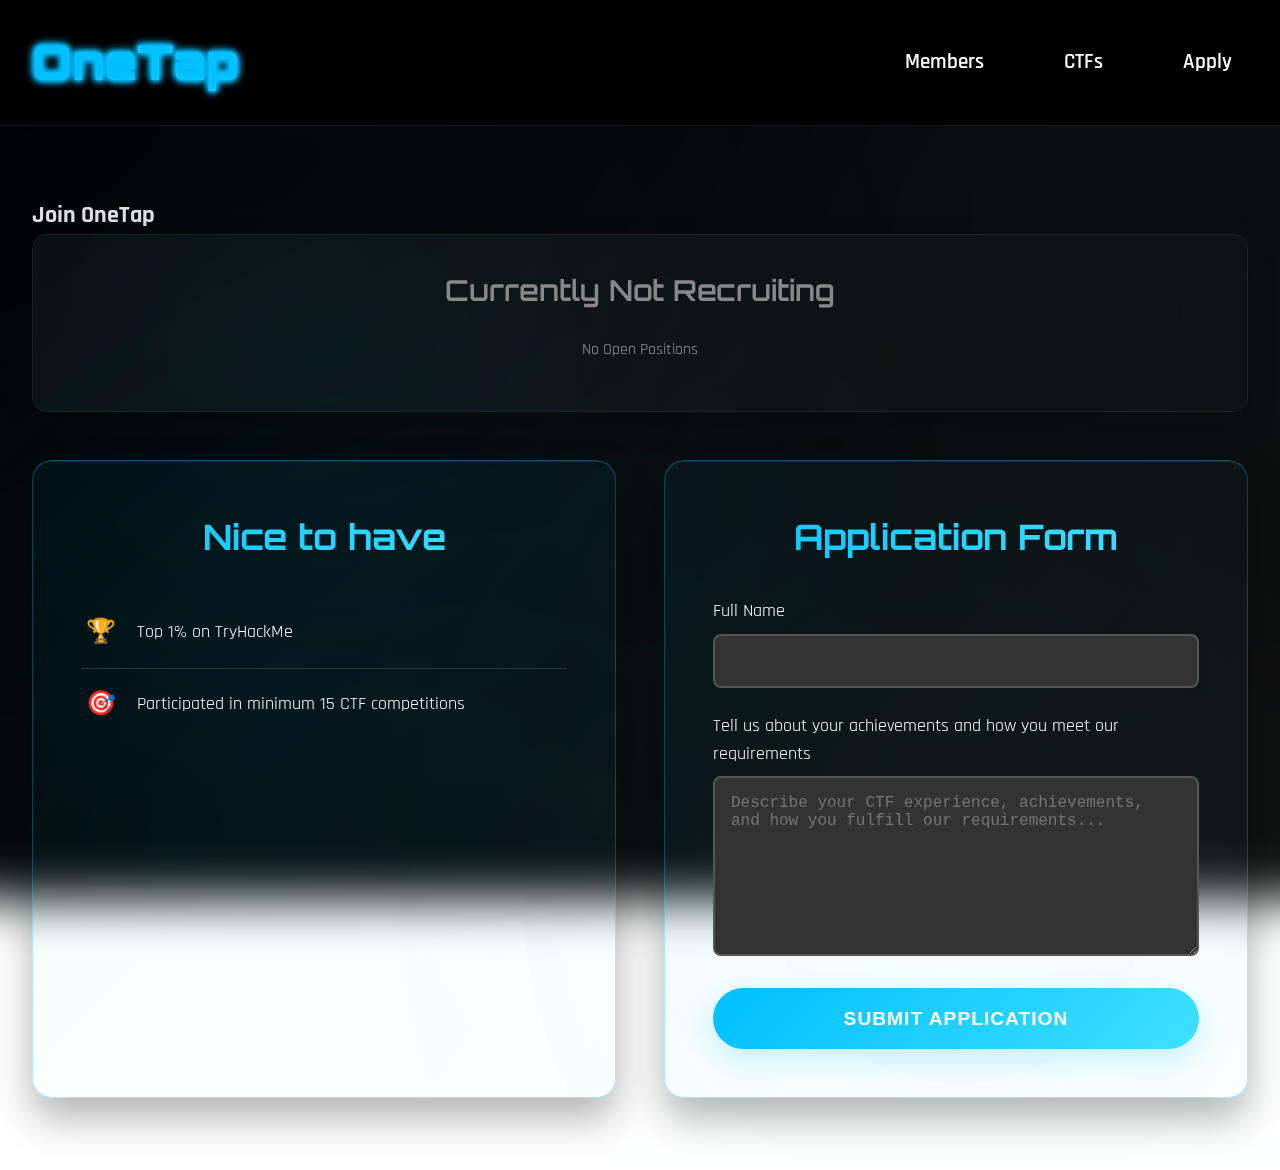
<file: apply.html>
<!DOCTYPE html>
<html lang="en">
<head>
    <meta charset="UTF-8">
    <meta name="viewport" content="width=device-width, initial-scale=1.0">
    <title>Apply - OneTap CTF Team</title>
    <link rel="stylesheet" href="styles.css">
    <link rel="stylesheet" href="apply.css">
</head>
<body>
    <nav class="navbar">
        <div class="nav-container">
            <h1 class="logo"><a href="index.html">OneTap</a></h1>
            <ul class="nav-menu">
                <li><a href="members.html" class="nav-link">Members</a></li>
                <li><a href="ctfs.html" class="nav-link">CTFs</a></li>
                <li><a href="apply.html" class="nav-link active">Apply</a></li>
            </ul>
        </div>
    </nav>

    <main class="apply-section">
        <div class="container">
            <h2 class="section-title">Join OneTap</h2>
            <div class="recruitment-status">
                <h3 class="recruitment-title">Currently Recruiting For:</h3>
                
                <div class="recruitment-tags">

                </div>
            </div>
            <div class="apply-content">
                <div class="requirements-section">
                    <h3 class="requirements-title">Nice to have</h3>
                    <ul class="requirements-list">
                        <li>
                            <span class="requirement-icon">🏆</span>
                            <span class="requirement-text">Top 1% on TryHackMe</span>
                        </li>
                        <li>
                            <span class="requirement-icon">🎯</span>
                            <span class="requirement-text">Participated in minimum 15 CTF competitions</span>
                        </li>
                    </ul>
                </div>
                
                <div class="application-form">
                    <h3 class="form-title">Application Form</h3>
                    <form id="applicationForm">
                        <div class="form-group">
                            <label for="name">Full Name</label>
                            <input type="text" id="name" name="name" required>
                        </div>
                        
                        <div class="form-group">
                            <label for="description">Tell us about your achievements and how you meet our requirements</label>
                            <textarea id="description" name="description" rows="8" placeholder="Describe your CTF experience, achievements, and how you fulfill our requirements..." required></textarea>
                        </div>
                        
                        <button type="submit" class="submit-btn">Submit Application</button>
                    </form>
                </div>
            </div>
        </div>
    </main>

    <script src="script.js"></script>
    <script src="apply.js"></script>
    <script src="recruitment.js"></script>
</body>
</html>
</file>
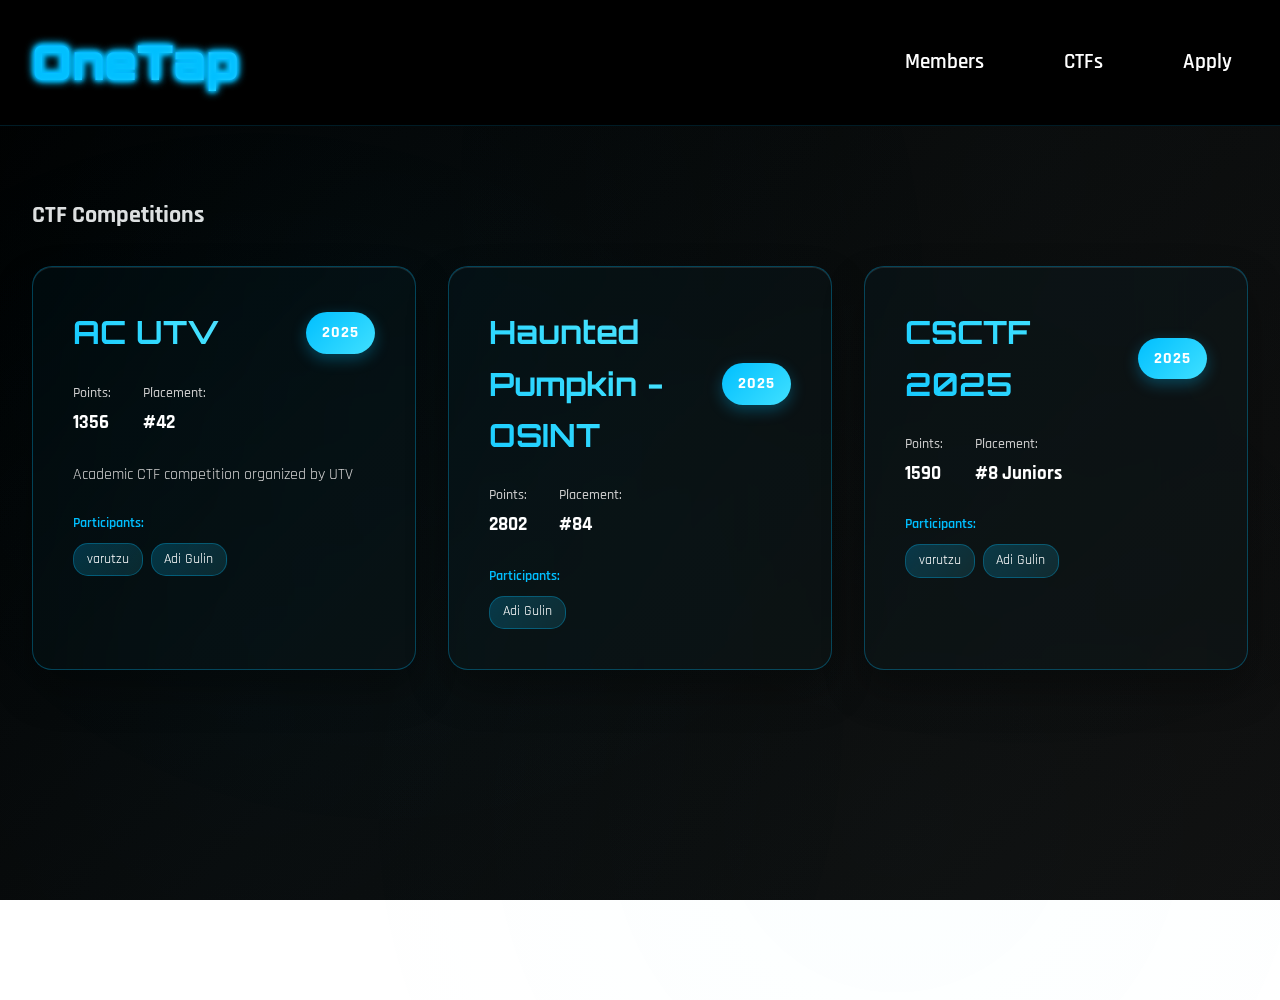
<file: ctfs.html>
<!DOCTYPE html>
<html lang="en">

<head>
    <meta charset="UTF-8">
    <meta name="viewport" content="width=device-width, initial-scale=1.0">
    <title>CTFs - OneTap CTF Team</title>
    <link rel="stylesheet" href="styles.css">
    <link rel="stylesheet" href="ctfs.css">
</head>

<body>
    <nav class="navbar">
        <div class="nav-container">
            <h1 class="logo"><a href="index.html">OneTap</a></h1>
            <ul class="nav-menu">
                <li><a href="members.html" class="nav-link">Members</a></li>
                <li><a href="ctfs.html" class="nav-link active">CTFs</a></li>
                <li><a href="apply.html" class="nav-link">Apply</a></li>
            </ul>
        </div>
    </nav>

    <main class="ctfs-section">
        <div class="container">
            <h2 class="section-title">CTF Competitions</h2>

            <div class="ctfs-grid">
                <div class="ctf-card" onclick="loadWriteup('ac-utv')">
                    <div class="ctf-header">
                        <h3 class="ctf-name">AC UTV</h3>
                        <span class="ctf-year">2025</span>
                    </div>
                    <div class="ctf-stats">
                        <div class="stat">
                            <span class="stat-label">Points:</span>
                            <span class="stat-value">1356</span>
                        </div>
                        <div class="stat">
                            <span class="stat-label">Placement:</span>
                            <span class="stat-value">#42</span>
                        </div>
                    </div>
                    <div class="ctf-description">
                        <p>Academic CTF competition organized by UTV</p>
                    </div>
                    <div class="ctf-participants">
                        <span class="participants-label">Participants:</span>
                        <div class="participants-list">
                            <span class="participant">varutzu</span>
                            <span class="participant">Adi Gulin</span>
                        </div>
                    </div>
                </div>
                <div class="ctf-card" onclick="loadWriteup('haunted-pumpkin')">
                    <div class="ctf-header">
                        <h3 class="ctf-name">Haunted Pumpkin - OSINT</h3>
                        <span class="ctf-year">2025</span>
                    </div>
                    <div class="ctf-stats">
                        <div class="stat">
                            <span class="stat-label">Points:</span>
                            <span class="stat-value">2802</span>
                        </div>
                        <div class="stat">
                            <span class="stat-label">Placement:</span>
                            <span class="stat-value">#84</span>
                        </div>
                    </div>
                    <div class="ctf-description">
                        <p></p>
                    </div>
                    <div class="ctf-participants">
                        <span class="participants-label">Participants:</span>
                        <div class="participants-list">
                            <span class="participant">Adi Gulin</span>
                        </div>
                    </div>
                </div>
                <div class="ctf-card" onclick="loadWriteup('')">
                    <div class="ctf-header">
                        <h3 class="ctf-name">CSCTF 2025</h3>
                        <span class="ctf-year">2025</span>
                    </div>
                    <div class="ctf-stats">
                        <div class="stat">
                            <span class="stat-label">Points:</span>
                            <span class="stat-value">1590</span>
                        </div>
                        <div class="stat">
                            <span class="stat-label">Placement:</span>
                            <span class="stat-value">#8 Juniors</span>
                        </div>
                    </div>
                    <div class="ctf-description">
                        
                    </div>
                    <div class="ctf-participants">
                        <span class="participants-label">Participants:</span>
                        <div class="participants-list">
                            <span class="participant">varutzu</span>
                            <span class="participant">Adi Gulin</span>
                        </div>
                    </div>
                </div>
            </div>
        </div>
    </main>

    <div id="writeupModal" class="modal">
        <div class="modal-content">
            <span class="close" onclick="closeModal()">&times;</span>
            <div id="writeupContent"></div>
        </div>
    </div>

    <div id="noWriteupPopup" class="popup">
        <div class="popup-content">
            <p>No writeup exists for this CTF</p>
            <button onclick="closePopup()">OK</button>
        </div>
    </div>

    <script src="script.js"></script>
    <script src="ctfs.js"></script>
</body>

</html>
</file>
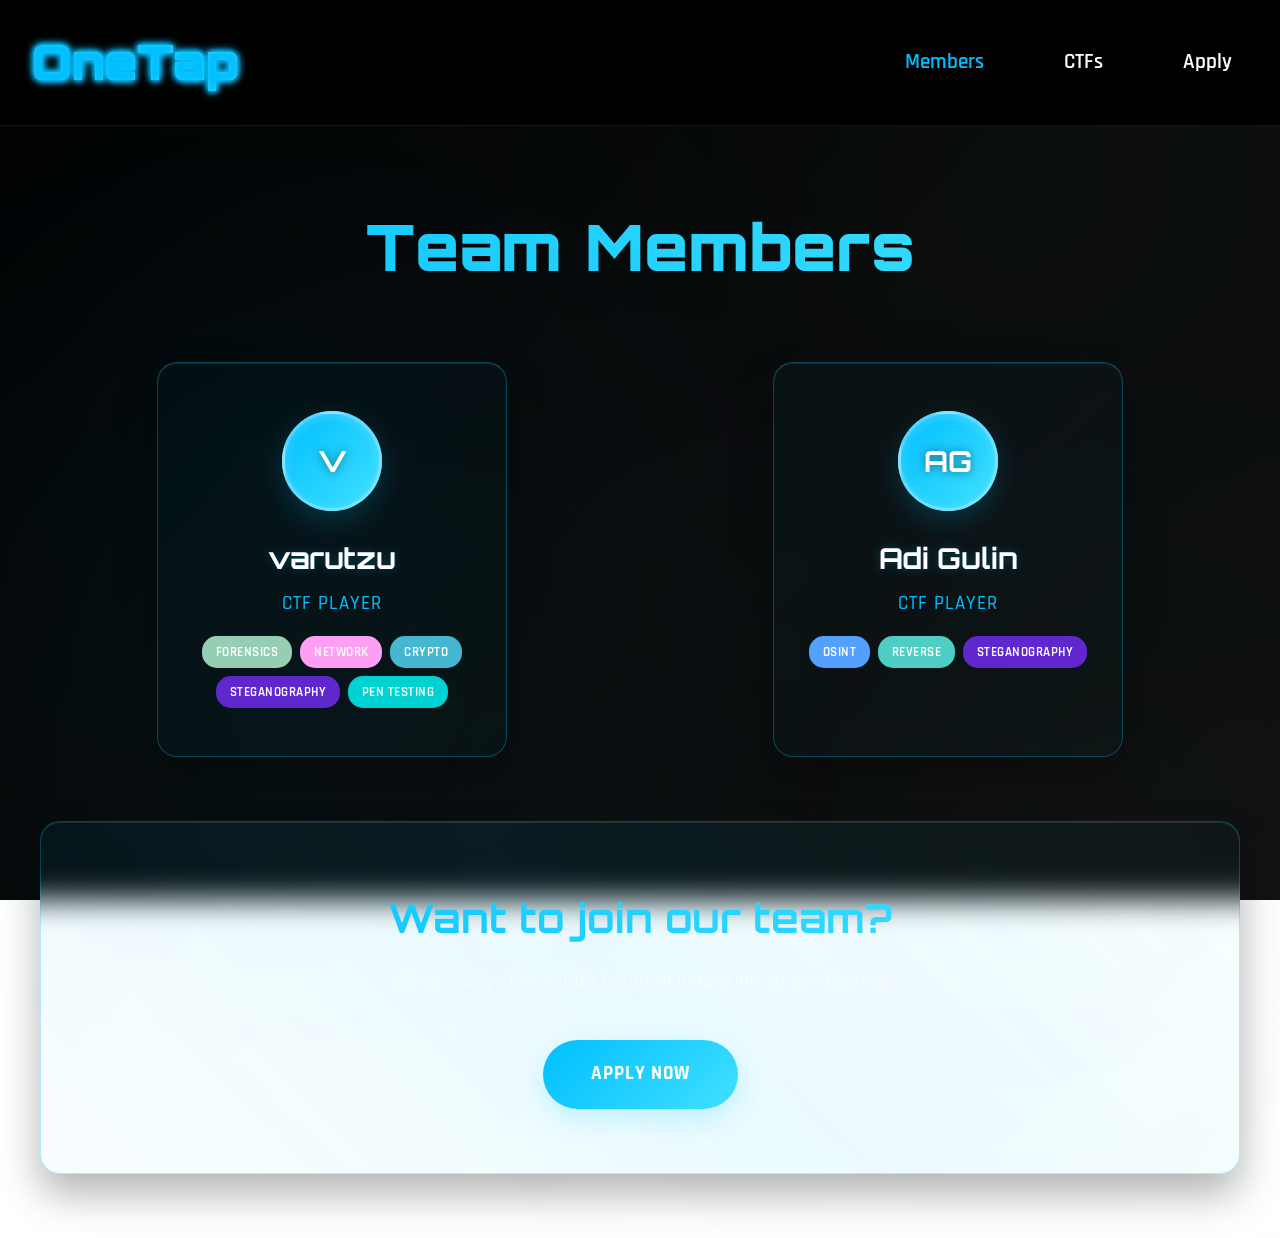
<file: members.html>
<!DOCTYPE html>
<html lang="en">
<head>
    <meta charset="UTF-8">
    <meta name="viewport" content="width=device-width, initial-scale=1.0">
    <title>Members - OneTap CTF Team</title>
    <link rel="stylesheet" href="styles.css">
    <link rel="stylesheet" href="members.css">
</head>
<body>
    <nav class="navbar">
        <div class="nav-container">
            <h1 class="logo"><a href="index.html">OneTap</a></h1>
            <ul class="nav-menu">
                <li><a href="members.html" class="nav-link active">Members</a></li>
                <li><a href="ctfs.html" class="nav-link">CTFs</a></li>
                <li><a href="apply.html" class="nav-link">Apply</a></li>
            </ul>
        </div>
    </nav>

    <main class="members-section">
        <div class="container">
            <h2 class="section-title">Team Members</h2>
            
            <div class="members-grid">
                <div class="member-card">
                    <div class="member-avatar">
                        <span class="avatar-text">V</span>
                    </div>
                    <h3 class="member-name">varutzu</h3>
                    <p class="member-role">CTF Player</p>
                    <div class="member-tags">
                        <span class="tag" data-skill="forensics">Forensics</span>
                        <span class="tag" data-skill="network">Network</span>
                        <span class="tag" data-skill="crypto">Crypto</span>
                        <span class="tag" data-skill="steganography">Steganography</span>
                        <span class="tag" data-skill="pen-testing">Pen Testing</span>
                    </div>
                </div>
                
                <div class="member-card">
                    <div class="member-avatar">
                        <span class="avatar-text">AG</span>
                    </div>
                    <h3 class="member-name">Adi Gulin</h3>
                    <p class="member-role">CTF Player</p>
                    <div class="member-tags">
                        <span class="tag" data-skill="osint">OSINT</span>
                        <span class="tag" data-skill="reverse">Reverse</span>
                        <span class="tag" data-skill="steganography">Steganography</span>
                    </div>
                </div>
            </div>
            
            <div class="apply-section">
                <h3 class="apply-title">Want to join our team?</h3>
                <p class="apply-description">We're always looking for talented individuals to join OneTap</p>
                <a href="apply.html" class="apply-btn">Apply Now</a>
            </div>
        </div>
    </main>

    <script src="script.js"></script>
</body>
</html>
</file>
<file: styles.css>
@import url('https://fonts.googleapis.com/css2?family=Orbitron:wght@400;700;900&family=Rajdhani:wght@300;400;500;600;700&display=swap');

* {
    margin: 0;
    padding: 0;
    box-sizing: border-box;
}

body {
    font-family: 'Rajdhani', sans-serif;
    background: linear-gradient(135deg, #000000 0%, #0a0a0a 50%, #111111 100%);
    background-attachment: fixed;
    color: #e0e0e0;
    line-height: 1.6;
    overflow-x: hidden;
}

body::before {
    content: '';
    position: fixed;
    top: 0;
    left: 0;
    width: 100%;
    height: 100%;
    background: 
        radial-gradient(circle at 20% 80%, rgba(0, 191, 255, 0.03) 0%, transparent 50%),
        radial-gradient(circle at 80% 20%, rgba(64, 224, 255, 0.02) 0%, transparent 50%);
    pointer-events: none;
    z-index: -1;
}

/* Navigation */
.navbar {
    background: rgba(0, 0, 0, 0.95);
    backdrop-filter: blur(15px);
    padding: 1.5rem 0;
    border-bottom: 1px solid rgba(0, 191, 255, 0.15);
    position: fixed;
    width: 100%;
    top: 0;
    z-index: 1000;
    transition: all 0.3s ease;
}

.navbar.scrolled {
    background: rgba(0, 0, 0, 0.95);
    padding: 1rem 0;
}

.nav-container {
    max-width: 1400px;
    margin: 0 auto;
    display: flex;
    justify-content: space-between;
    align-items: center;
    padding: 0 2rem;
}

.logo {
    font-family: 'Orbitron', monospace;
    font-size: 3rem;
    font-weight: 900;
    color: #fff;
    text-shadow: 
        0 0 5px #00bfff,
        0 0 10px #00bfff;
    /* Removed excessive glow animation */
    position: relative;
}

.logo::before {
    content: 'OneTap';
    position: absolute;
    top: 0;
    left: 0;
    background: linear-gradient(45deg, #00bfff, #40e0ff, #87ceeb);
    background-size: 200% 200%;
    -webkit-background-clip: text;
    background-clip: text;
    -webkit-text-fill-color: transparent;
    animation: gradientShift 2s ease-in-out infinite;
}

/* Removed excessive glow animation */

@keyframes gradientShift {
    0% { background-position: 0% 50%; }
    50% { background-position: 100% 50%; }
    100% { background-position: 0% 50%; }
}

.nav-menu {
    display: flex;
    list-style: none;
    gap: 3rem;
}

.nav-link {
    color: #fff;
    text-decoration: none;
    font-size: 1.3rem;
    font-weight: 600;
    transition: all 0.3s ease;
    position: relative;
    padding: 0.5rem 1rem;
    border-radius: 8px;
}

.nav-link:hover {
    color: #00bfff;
    background: rgba(0, 191, 255, 0.1);
    transform: translateY(-2px);
}

.nav-link::before {
    content: '';
    position: absolute;
    top: 0;
    left: 0;
    width: 100%;
    height: 100%;
    background: linear-gradient(45deg, transparent, rgba(0, 191, 255, 0.2), transparent);
    border-radius: 8px;
    opacity: 0;
    transition: opacity 0.3s ease;
}

.nav-link:hover::before {
    opacity: 1;
}

/* Hero Section */
.hero {
    min-height: 100vh;
    display: flex;
    align-items: center;
    justify-content: center;
    padding: 2rem;
    position: relative;
    overflow: hidden;
}

.hero::before {
    content: '';
    position: absolute;
    top: 0;
    left: 0;
    width: 100%;
    height: 100%;
    background: 
        linear-gradient(45deg, transparent 30%, rgba(0, 191, 255, 0.05) 50%, transparent 70%),
        radial-gradient(circle at 30% 70%, rgba(64, 224, 255, 0.08) 0%, transparent 50%);
    animation: heroBackground 10s ease-in-out infinite;
}

@keyframes heroBackground {
    0%, 100% { opacity: 0.3; }
    50% { opacity: 0.7; }
}

.hero-content {
    text-align: center;
    position: relative;
    z-index: 2;
}

.hero-title {
    font-family: 'Orbitron', monospace;
    font-size: 4rem;
    font-weight: 900;
    margin-bottom: 1rem;
    background: linear-gradient(45deg, #00bfff, #40e0ff, #87ceeb, #00bfff);
    background-size: 300% 300%;
    -webkit-background-clip: text;
    background-clip: text;
    -webkit-text-fill-color: transparent;
    animation: gradientShift 3s ease-in-out infinite;
}

.hero-subtitle {
    font-size: 1.5rem;
    color: #b0c4de;
    margin-bottom: 3rem;
    font-weight: 300;
    opacity: 0.9;
    letter-spacing: 0.5px;
}

.stats-container {
    display: grid;
    grid-template-columns: repeat(auto-fit, minmax(300px, 1fr));
    gap: 3rem;
    max-width: 800px;
    margin: 0 auto;
}

.stat-item {
    background: linear-gradient(135deg, rgba(0, 191, 255, 0.08), rgba(64, 224, 255, 0.06));
    backdrop-filter: blur(20px);
    padding: 3rem 2rem;
    border-radius: 20px;
    border: 1px solid rgba(0, 191, 255, 0.2);
    box-shadow: 
        0 20px 40px rgba(0, 0, 0, 0.3),
        inset 0 1px 0 rgba(255, 255, 255, 0.1);
    transition: all 0.4s ease;
    position: relative;
    overflow: hidden;
}

.stat-item::before {
    content: '';
    position: absolute;
    top: 0;
    left: -100%;
    width: 100%;
    height: 100%;
    background: linear-gradient(90deg, transparent, rgba(0, 191, 255, 0.15), transparent);
    transition: left 0.6s ease;
}

.stat-item:hover::before {
    left: 100%;
}

.stat-item:hover {
    transform: translateY(-15px) scale(1.05);
    box-shadow: 
        0 30px 60px rgba(0, 191, 255, 0.3),
        inset 0 1px 0 rgba(255, 255, 255, 0.2);
    border-color: rgba(0, 191, 255, 0.5);
}

.stat-number {
    font-family: 'Orbitron', monospace;
    font-size: 4rem;
    font-weight: 900;
    color: #00bfff;
    margin-bottom: 1rem;
    text-shadow: 0 0 10px rgba(0, 191, 255, 0.2);
    /* Removed pulse animation */
}

/* Removed pulse animation */

.stat-label {
    font-size: 1.3rem;
    color: #fff;
    font-weight: 500;
    line-height: 1.4;
}

.event-name {
    color: #00bfff;
    font-weight: 700;
    text-shadow: 0 0 10px rgba(0, 191, 255, 0.3);
}

.floating-elements {
    position: absolute;
    width: 100%;
    height: 100%;
    top: 0;
    left: 0;
    pointer-events: none;
    z-index: 1;
}

.floating-element {
    position: absolute;
    width: 4px;
    height: 4px;
    background: #00bfff;
    border-radius: 50%;
    animation: float 6s ease-in-out infinite;
    box-shadow: 0 0 10px #00bfff;
}

.floating-element:nth-child(1) { top: 20%; left: 10%; animation-delay: 0s; }
.floating-element:nth-child(2) { top: 60%; left: 20%; animation-delay: 1s; }
.floating-element:nth-child(3) { top: 30%; left: 80%; animation-delay: 2s; }
.floating-element:nth-child(4) { top: 80%; left: 70%; animation-delay: 3s; }
.floating-element:nth-child(5) { top: 10%; left: 60%; animation-delay: 4s; }

@keyframes float {
    0%, 100% { transform: translateY(0px) rotate(0deg); opacity: 0.3; }
    50% { transform: translateY(-20px) rotate(180deg); opacity: 1; }
}

/* Scroll Effects */
body {
    padding-top: 100px;
}

/* Responsive Design */
@media (max-width: 768px) {
    .nav-container {
        flex-direction: column;
        gap: 1rem;
        padding: 0 1rem;
    }
    
    .logo {
        font-size: 2.5rem;
    }
    
    .nav-menu {
        gap: 1.5rem;
    }
    
    .nav-link {
        font-size: 1.1rem;
    }
    
    .hero-title {
        font-size: 3rem;
    }
    
    .hero-subtitle {
        font-size: 1.2rem;
    }
    
    .stats-container {
        grid-template-columns: 1fr;
        gap: 2rem;
    }
    
    .stat-item {
        padding: 2.5rem 2rem;
    }
    
    .stat-number {
        font-size: 3rem;
    }
}

@media (max-width: 480px) {
    body {
        padding-top: 80px;
    }
    
    .logo {
        font-size: 2rem;
    }
    
    .hero {
        padding: 1rem;
        min-height: 90vh;
    }
    
    .hero-title {
        font-size: 2.5rem;
    }
    
    .stat-item {
        padding: 2rem 1.5rem;
    }
    
    .stat-number {
        font-size: 2.5rem;
    }
    
    .nav-menu {
        gap: 1rem;
    }
}

/* Professional enhancements */
.hero-title {
    position: relative;
}

/* Removed blinking cursor for more professional look */

/* Subtle improvements */
.stat-item {
    transition: all 0.4s cubic-bezier(0.4, 0, 0.2, 1);
}

.nav-link {
    transition: all 0.3s cubic-bezier(0.4, 0, 0.2, 1);
}

/* Enhanced glassmorphism */
.stat-item,
.member-card,
.ctf-card,
.requirements-section,
.application-form,
.apply-section {
    backdrop-filter: blur(25px) saturate(180%);
    -webkit-backdrop-filter: blur(25px) saturate(180%);
}

/* Improved shadows */
.stat-item:hover,
.member-card:hover,
.ctf-card:hover {
    box-shadow: 
        0 25px 50px rgba(0, 191, 255, 0.15),
        0 0 0 1px rgba(255, 255, 255, 0.05),
        inset 0 1px 0 rgba(255, 255, 255, 0.1);
}
</file>
<file: apply.css>
a {
    text-decoration: none;
}

.apply-section {
    min-height: 100vh;
    padding: 6rem 2rem 4rem;
    position: relative;
}

.apply-section::before {
    content: '';
    position: absolute;
    top: 0;
    left: 0;
    width: 100%;
    height: 100%;
    background: 
        radial-gradient(circle at 25% 25%, rgba(0, 191, 255, 0.03) 0%, transparent 50%),
        radial-gradient(circle at 75% 75%, rgba(64, 224, 255, 0.02) 0%, transparent 50%);
    pointer-events: none;
}

.apply-content {
    display: grid;
    grid-template-columns: 1fr 1fr;
    gap: 3rem;
    margin-top: 2rem;
}

.requirements-section {
    background: linear-gradient(135deg, rgba(0, 191, 255, 0.03), rgba(64, 224, 255, 0.02));
    backdrop-filter: blur(15px);
    padding: 3rem;
    border-radius: 20px;
    border: 1px solid rgba(0, 191, 255, 0.3);
    box-shadow: 
        0 20px 40px rgba(0, 0, 0, 0.3),
        inset 0 1px 0 rgba(255, 255, 255, 0.1);
    position: relative;
    overflow: hidden;
}

.requirements-title {
    font-family: 'Orbitron', monospace;
    font-size: 2.2rem;
    font-weight: 700;
    background: linear-gradient(45deg, #00bfff, #40e0ff, #87ceeb);
    background-size: 200% 200%;
    -webkit-background-clip: text;
    background-clip: text;
    -webkit-text-fill-color: transparent;
    animation: gradientShift 3s ease-in-out infinite;
    margin-bottom: 2rem;
    text-align: center;
}

.requirements-list {
    list-style: none;
    padding: 0;
}

.requirements-list li {
    display: flex;
    align-items: center;
    gap: 1rem;
    padding: 1rem 0;
    border-bottom: 1px solid #333;
}

.requirements-list li:last-child {
    border-bottom: none;
}

.requirement-icon {
    font-size: 1.5rem;
    width: 40px;
    text-align: center;
}

.requirement-text {
    color: #fff;
    font-size: 1.1rem;
    line-height: 1.4;
}

.application-form {
    background: linear-gradient(135deg, rgba(0, 191, 255, 0.03), rgba(64, 224, 255, 0.02));
    backdrop-filter: blur(15px);
    padding: 3rem;
    border-radius: 20px;
    border: 1px solid rgba(0, 191, 255, 0.3);
    box-shadow: 
        0 20px 40px rgba(0, 0, 0, 0.3),
        inset 0 1px 0 rgba(255, 255, 255, 0.1);
    position: relative;
    overflow: hidden;
}

.form-title {
    font-family: 'Orbitron', monospace;
    font-size: 2.2rem;
    font-weight: 700;
    background: linear-gradient(45deg, #00bfff, #40e0ff, #87ceeb);
    background-size: 200% 200%;
    -webkit-background-clip: text;
    background-clip: text;
    -webkit-text-fill-color: transparent;
    animation: gradientShift 3s ease-in-out infinite;
    margin-bottom: 2rem;
    text-align: center;
}

.form-group {
    margin-bottom: 1.5rem;
}

.form-group label {
    display: block;
    color: #fff;
    margin-bottom: 0.5rem;
    font-size: 1.1rem;
}

.form-group input,
.form-group textarea {
    width: 100%;
    padding: 1rem;
    background: #333;
    border: 2px solid #555;
    border-radius: 8px;
    color: #fff;
    font-size: 1rem;
    transition: border-color 0.3s ease;
}

.form-group input:focus,
.form-group textarea:focus {
    outline: none;
    border-color: #00bfff;
    box-shadow: 0 0 10px rgba(0, 191, 255, 0.3);
}

.form-group textarea {
    resize: vertical;
    min-height: 120px;
}

.submit-btn {
    width: 100%;
    background: linear-gradient(135deg, #00bfff, #40e0ff, #87ceeb);
    background-size: 200% 200%;
    color: #fff;
    border: none;
    padding: 1.2rem 2rem;
    border-radius: 50px;
    font-size: 1.2rem;
    font-weight: 700;
    text-transform: uppercase;
    letter-spacing: 1px;
    cursor: pointer;
    transition: all 0.4s ease;
    box-shadow: 0 10px 30px rgba(0, 191, 255, 0.2);
    animation: gradientShift 3s ease-in-out infinite;
}

.submit-btn:hover {
    transform: translateY(-5px) scale(1.02);
    box-shadow: 0 20px 40px rgba(0, 191, 255, 0.3);
}

@media (max-width: 768px) {
    .apply-content {
        grid-template-columns: 1fr;
        gap: 2rem;
    }
    
    .requirements-section,
    .application-form {
        padding: 1.5rem;
    }
    
    .requirements-title,
    .form-title {
        font-size: 1.5rem;
    }
    
    .requirement-text {
        font-size: 1rem;
    }
}/* Recru
itment Status */
.recruitment-status {
    text-align: center;
    background: linear-gradient(135deg, rgba(0, 191, 255, 0.05), rgba(64, 224, 255, 0.03));
    backdrop-filter: blur(15px);
    padding: 2rem;
    border-radius: 15px;
    border: 1px solid rgba(0, 191, 255, 0.03);
    margin-bottom: 3rem;
    box-shadow: 0 10px 30px rgba(0, 0, 0, 0.2);
}

.recruitment-title {
    font-family: 'Orbitron', monospace;
    font-size: 1.8rem;
    font-weight: 600;
    color: #00bfff;
    margin-bottom: 1.5rem;
}

.recruitment-tags {
    display: flex;
    justify-content: center;
    gap: 1rem;
    margin-bottom: 1rem;
    flex-wrap: wrap;
}

.active-recruitment {
    padding: 0.6rem 1.2rem;
    border-radius: 20px;
    font-size: 1rem;
    font-weight: 700;
    text-transform: uppercase;
    letter-spacing: 1px;
    color: #fff;
    border: 2px solid transparent;
    animation: recruitmentPulse 2s ease-in-out infinite;
    position: relative;
    overflow: hidden;
}

.active-recruitment::before {
    content: '';
    position: absolute;
    top: 0;
    left: -100%;
    width: 100%;
    height: 100%;
    background: linear-gradient(90deg, transparent, rgba(255, 255, 255, 0.2), transparent);
    transition: left 0.6s ease;
}

.active-recruitment:hover::before {
    left: 100%;
}

@keyframes recruitmentPulse {
    0%, 100% { 
        box-shadow: 0 0 10px rgba(255, 107, 107, 0.3);
        border-color: rgba(255, 107, 107, 0.3);
    }
    50% { 
        box-shadow: 0 0 20px rgba(255, 107, 107, 0.6);
        border-color: rgba(255, 107, 107, 0.6);
    }
}

.recruitment-note {
    color: #ccc;
    font-size: 1rem;
    font-style: italic;
}

/* Tag Colors for recruitment */
.active-recruitment[data-skill="pwn"] { 
    background: #ff6b6b; 
    box-shadow: 0 0 15px rgba(255, 107, 107, 0.4);
}
.active-recruitment[data-skill="reverse"] { 
    background: #4ecdc4; 
    box-shadow: 0 0 15px rgba(78, 205, 196, 0.4);
}
.active-recruitment[data-skill="crypto"] { 
    background: #45b7d1; 
    box-shadow: 0 0 15px rgba(69, 183, 209, 0.4);
}
.active-recruitment[data-skill="forensics"] { 
    background: #96ceb4; 
    box-shadow: 0 0 15px rgba(150, 206, 180, 0.4);
}
.active-recruitment[data-skill="web"] { 
    background: #feca57; 
    color: #333; 
    box-shadow: 0 0 15px rgba(254, 202, 87, 0.4);
}
.active-recruitment[data-skill="network"] { 
    background: #ff9ff3; 
    box-shadow: 0 0 15px rgba(255, 159, 243, 0.4);
}
.active-recruitment[data-skill="osint"] { 
    background: #54a0ff; 
    box-shadow: 0 0 15px rgba(84, 160, 255, 0.4);
}

/* No recruitment message */
.no-recruitment {
    text-align: center;
    background: linear-gradient(135deg, rgba(100, 100, 100, 0.1), rgba(80, 80, 80, 0.05));
    backdrop-filter: blur(15px);
    padding: 2rem;
    border-radius: 15px;
    border: 1px solid rgba(100, 100, 100, 0.2);
    margin-bottom: 3rem;
}

.no-recruitment .recruitment-title {
    color: #888;
}

.no-recruitment .recruitment-note {
    color: #666;
}.in
active-recruitment {
    padding: 0.6rem 1.2rem;
    border-radius: 20px;
    font-size: 1rem;
    font-weight: 700;
    text-transform: uppercase;
    letter-spacing: 1px;
    background: #333;
    color: #888;
    border: 2px solid #444;
}

.no-recruitment .recruitment-tags {
    opacity: 0.6;
}
</file>
<file: ctfs.css>
a {
    text-decoration: none;
}

.ctfs-section {
    min-height: 100vh;
    padding: 6rem 2rem 4rem;
    position: relative;
}

.ctfs-section::before {
    content: '';
    position: absolute;
    top: 0;
    left: 0;
    width: 100%;
    height: 100%;
    background: 
        radial-gradient(circle at 30% 20%, rgba(0, 191, 255, 0.03) 0%, transparent 50%),
        radial-gradient(circle at 70% 80%, rgba(64, 224, 255, 0.02) 0%, transparent 50%);
    pointer-events: none;
}

.ctfs-grid {
    display: grid;
    grid-template-columns: repeat(auto-fit, minmax(350px, 1fr));
    gap: 2rem;
    margin-top: 2rem;
}

.ctf-card {
    background: linear-gradient(135deg, rgba(0, 191, 255, 0.03), rgba(64, 224, 255, 0.02));
    backdrop-filter: blur(15px);
    padding: 2.5rem;
    border-radius: 20px;
    border: 1px solid rgba(0, 191, 255, 0.3);
    cursor: pointer;
    transition: all 0.4s ease;
    position: relative;
    overflow: hidden;
    box-shadow: 
        0 20px 40px rgba(0, 0, 0, 0.3),
        inset 0 1px 0 rgba(255, 255, 255, 0.1);
}

.ctf-card::before {
    content: '';
    position: absolute;
    top: 0;
    left: -100%;
    width: 100%;
    height: 100%;
    background: linear-gradient(90deg, transparent, rgba(0, 191, 255, 0.2), transparent);
    transition: left 0.6s ease;
}

.ctf-card:hover::before {
    left: 100%;
}

.ctf-card:hover {
    transform: translateY(-15px) scale(1.02);
    box-shadow: 
        0 30px 60px rgba(0, 191, 255, 0.2),
        inset 0 1px 0 rgba(255, 255, 255, 0.2);
    border-color: rgba(0, 191, 255, 0.3);
}

.ctf-header {
    display: flex;
    justify-content: space-between;
    align-items: center;
    margin-bottom: 1.5rem;
}

.ctf-name {
    font-family: 'Orbitron', monospace;
    font-size: 2rem;
    font-weight: 700;
    background: linear-gradient(45deg, #00bfff, #40e0ff, #87ceeb);
    background-size: 200% 200%;
    -webkit-background-clip: text;
    background-clip: text;
    -webkit-text-fill-color: transparent;
    animation: gradientShift 3s ease-in-out infinite;
    margin: 0;
}

.ctf-year {
    background: linear-gradient(135deg, #00bfff, #40e0ff);
    color: #fff;
    padding: 0.5rem 1rem;
    border-radius: 25px;
    font-size: 1rem;
    font-weight: 700;
    box-shadow: 0 5px 15px rgba(0, 191, 255, 0.3);
    text-transform: uppercase;
    letter-spacing: 1px;
}

.ctf-stats {
    display: flex;
    gap: 2rem;
    margin-bottom: 1.5rem;
}

.stat {
    display: flex;
    flex-direction: column;
    gap: 0.3rem;
}

.stat-label {
    color: #ccc;
    font-size: 0.9rem;
}

.stat-value {
    color: #fff;
    font-size: 1.2rem;
    font-weight: bold;
}

.ctf-description {
    color: #ccc;
    line-height: 1.6;
    margin-bottom: 1.5rem;
}

.ctf-participants {
    margin-top: 1rem;
}

.participants-label {
    color: #00bfff;
    font-size: 0.9rem;
    font-weight: 600;
    display: block;
    margin-bottom: 0.5rem;
}

.participants-list {
    display: flex;
    flex-wrap: wrap;
    gap: 0.5rem;
}

.participant {
    background: linear-gradient(135deg, rgba(0, 191, 255, 0.2), rgba(64, 224, 255, 0.1));
    color: #fff;
    padding: 0.3rem 0.8rem;
    border-radius: 15px;
    font-size: 0.85rem;
    border: 1px solid rgba(0, 191, 255, 0.3);
    backdrop-filter: blur(10px);
}

/* Modal Styles */
.modal {
    display: none;
    position: fixed;
    z-index: 1000;
    left: 0;
    top: 0;
    width: 100%;
    height: 100%;
    background-color: rgba(0, 0, 0, 0.8);
}

.modal-content {
    background: linear-gradient(135deg, #1a1a1a, #2a2a2a);
    margin: 2% auto;
    padding: 2rem;
    border: 2px solid #00bfff;
    border-radius: 15px;
    width: 90%;
    max-width: 1200px;
    max-height: 90vh;
    overflow-y: auto;
    position: relative;
}

.close {
    color: #00bfff;
    float: right;
    font-size: 2rem;
    font-weight: bold;
    cursor: pointer;
    position: absolute;
    right: 1rem;
    top: 1rem;
}

.close:hover {
    color: #40e0ff;
}

#writeupContent {
    margin-top: 2rem;
    color: #fff;
    line-height: 1.6;
}

#writeupContent h1,
#writeupContent h2,
#writeupContent h3 {
    color: #00bfff;
    margin: 1.5rem 0 1rem 0;
}

#writeupContent code {
    background: #333;
    padding: 0.2rem 0.4rem;
    border-radius: 4px;
    color: #00bfff;
}

#writeupContent pre {
    background: #333;
    padding: 1rem;
    border-radius: 8px;
    overflow-x: auto;
    border-left: 4px solid #00bfff;
}

#writeupContent blockquote {
    border-left: 4px solid #00bfff;
    padding-left: 1rem;
    margin: 1rem 0;
    color: #ccc;
}

#writeupContent a {
    color: #00bfff;
    text-decoration: underline;
    transition: color 0.3s ease;
}

#writeupContent a:hover {
    color: #40e0ff;
    text-decoration: none;
}

/* Popup Styles */
.popup {
    display: none;
    position: fixed;
    z-index: 1001;
    left: 0;
    top: 0;
    width: 100%;
    height: 100%;
    background-color: rgba(0, 0, 0, 0.8);
}

.popup-content {
    background: linear-gradient(135deg, #1a1a1a, #2a2a2a);
    margin: 20% auto;
    padding: 2rem;
    border: 2px solid #00bfff;
    border-radius: 15px;
    width: 300px;
    text-align: center;
}

.popup-content p {
    color: #fff;
    margin-bottom: 1.5rem;
    font-size: 1.1rem;
}

.popup-content button {
    background: #00bfff;
    color: #fff;
    border: none;
    padding: 0.8rem 2rem;
    border-radius: 8px;
    cursor: pointer;
    font-size: 1rem;
    transition: background 0.3s ease;
}

.popup-content button:hover {
    background: #40e0ff;
}

@media (max-width: 768px) {
    .ctfs-grid {
        grid-template-columns: 1fr;
    }
    
    .ctf-stats {
        gap: 1rem;
    }
    
    .modal-content {
        width: 95%;
        margin: 5% auto;
        padding: 1rem;
    }
    
    .popup-content {
        width: 90%;
        margin: 30% auto;
    }
}
</file>
<file: members.css>
a {
    text-decoration: none;
}

.logo a {
    color: inherit;
    text-decoration: none;
}

.nav-link.active {
    color: #00bfff;
}

.nav-link.active::after {
    width: 100%;
}

.members-section {
    min-height: 100vh;
    padding: 6rem 2rem 4rem;
    position: relative;
}

.members-section::before {
    content: '';
    position: absolute;
    top: 0;
    left: 0;
    width: 100%;
    height: 100%;
    background: 
        radial-gradient(circle at 20% 30%, rgba(0, 191, 255, 0.03) 0%, transparent 50%),
        radial-gradient(circle at 80% 70%, rgba(64, 224, 255, 0.02) 0%, transparent 50%);
    pointer-events: none;
}

.container {
    max-width: 1200px;
    margin: 0 auto;
}

.section-title {
    text-align: center;
    font-family: 'Orbitron', monospace;
    font-size: 4rem;
    font-weight: 900;
    margin-bottom: 4rem;
    background: linear-gradient(45deg, #00bfff, #40e0ff, #87ceeb);
    background-size: 200% 200%;
    -webkit-background-clip: text;
    background-clip: text;
    -webkit-text-fill-color: transparent;
    animation: gradientShift 3s ease-in-out infinite;
    position: relative;
    z-index: 2;
}

.members-grid {
    display: grid;
    grid-template-columns: repeat(auto-fit, minmax(300px, 1fr));
    gap: 2rem;
    margin-bottom: 4rem;
    justify-items: center;
}

.member-card {
    background: linear-gradient(135deg, rgba(0, 191, 255, 0.03), rgba(64, 224, 255, 0.02));
    backdrop-filter: blur(15px);
    padding: 3rem 2rem;
    border-radius: 20px;
    border: 1px solid rgba(0, 191, 255, 0.3);
    text-align: center;
    transition: all 0.4s ease;
    width: 100%;
    max-width: 350px;
    position: relative;
    overflow: hidden;
    box-shadow: 
        0 20px 40px rgba(0, 0, 0, 0.3),
        inset 0 1px 0 rgba(255, 255, 255, 0.1);
}

.member-card::before {
    content: '';
    position: absolute;
    top: 0;
    left: -100%;
    width: 100%;
    height: 100%;
    background: linear-gradient(90deg, transparent, rgba(0, 191, 255, 0.2), transparent);
    transition: left 0.6s ease;
}

.member-card:hover::before {
    left: 100%;
}

.member-card:hover {
    transform: translateY(-15px) scale(1.05);
    box-shadow: 
        0 30px 60px rgba(0, 191, 255, 0.2),
        inset 0 1px 0 rgba(255, 255, 255, 0.2);
    border-color: rgba(0, 191, 255, 0.3);
}

.member-avatar {
    width: 100px;
    height: 100px;
    border-radius: 50%;
    background: linear-gradient(135deg, #00bfff, #40e0ff, #87ceeb);
    background-size: 200% 200%;
    display: flex;
    align-items: center;
    justify-content: center;
    margin: 0 auto 1.5rem;
    border: 3px solid rgba(255, 255, 255, 0.3);
    box-shadow: 
        0 10px 30px rgba(0, 191, 255, 0.2),
        inset 0 2px 10px rgba(255, 255, 255, 0.2);
    animation: avatarGlow 3s ease-in-out infinite;
    position: relative;
}

.member-avatar::before {
    content: '';
    position: absolute;
    top: -3px;
    left: -3px;
    right: -3px;
    bottom: -3px;
    background: linear-gradient(45deg, #00bfff, #40e0ff, #87ceeb, #00bfff);
    background-size: 300% 300%;
    border-radius: 50%;
    z-index: -1;
    animation: gradientShift 2s ease-in-out infinite;
}

@keyframes avatarGlow {
    0%, 100% { 
        box-shadow: 
            0 10px 30px rgba(0, 191, 255, 0.2),
            inset 0 2px 10px rgba(255, 255, 255, 0.2);
    }
    50% { 
        box-shadow: 
            0 15px 40px rgba(0, 191, 255, 0.3),
            inset 0 2px 15px rgba(255, 255, 255, 0.3);
    }
}

.avatar-text {
    font-family: 'Orbitron', monospace;
    font-size: 1.8rem;
    font-weight: bold;
    color: #fff;
    text-shadow: 0 0 10px rgba(0, 0, 0, 0.5);
}

.member-name {
    font-family: 'Orbitron', monospace;
    font-size: 1.8rem;
    font-weight: 700;
    margin-bottom: 0.5rem;
    color: #fff;
    text-shadow: 0 0 10px rgba(0, 191, 255, 0.3);
}

.member-role {
    color: #00bfff;
    font-size: 1.2rem;
    font-weight: 500;
    text-transform: uppercase;
    letter-spacing: 1px;
}

.apply-section {
    text-align: center;
    background: linear-gradient(135deg, rgba(0, 191, 255, 0.03), rgba(64, 224, 255, 0.02));
    backdrop-filter: blur(15px);
    padding: 4rem 2rem;
    border-radius: 20px;
    border: 1px solid rgba(0, 191, 255, 0.3);
    box-shadow: 
        0 20px 40px rgba(0, 0, 0, 0.3),
        inset 0 1px 0 rgba(255, 255, 255, 0.1);
    position: relative;
    overflow: hidden;
}

.apply-section::before {
    content: '';
    position: absolute;
    top: 0;
    left: 0;
    width: 100%;
    height: 100%;
    background: linear-gradient(45deg, transparent, rgba(0, 191, 255, 0.05), transparent);
    animation: shimmer 3s ease-in-out infinite;
}

@keyframes shimmer {
    0%, 100% { transform: translateX(-100%); }
    50% { transform: translateX(100%); }
}

.apply-title {
    font-family: 'Orbitron', monospace;
    font-size: 2.5rem;
    font-weight: 700;
    margin-bottom: 1rem;
    background: linear-gradient(45deg, #00bfff, #40e0ff, #87ceeb);
    background-size: 200% 200%;
    -webkit-background-clip: text;
    background-clip: text;
    -webkit-text-fill-color: transparent;
    animation: gradientShift 3s ease-in-out infinite;
    position: relative;
    z-index: 2;
}

.apply-description {
    font-size: 1.3rem;
    margin-bottom: 2.5rem;
    color: #fff;
    font-weight: 300;
    position: relative;
    z-index: 2;
}

.apply-btn {
    display: inline-block;
    background: linear-gradient(135deg, #00bfff, #40e0ff, #87ceeb);
    background-size: 200% 200%;
    color: #fff;
    padding: 1.2rem 3rem;
    border-radius: 50px;
    text-decoration: none;
    font-size: 1.2rem;
    font-weight: 700;
    text-transform: uppercase;
    letter-spacing: 1px;
    transition: all 0.4s ease;
    position: relative;
    z-index: 2;
    box-shadow: 0 10px 30px rgba(0, 191, 255, 0.2);
    animation: gradientShift 3s ease-in-out infinite;
}

.apply-btn:hover {
    transform: translateY(-5px) scale(1.05);
    box-shadow: 0 20px 40px rgba(0, 191, 255, 0.3);
}

@media (max-width: 768px) {
    .section-title {
        font-size: 2.5rem;
    }
    
    .members-grid {
        grid-template-columns: 1fr;
        gap: 1.5rem;
    }
    
    .apply-section {
        padding: 2rem 1rem;
    }
}
/* Member 
Tags */
.member-tags {
    display: flex;
    flex-wrap: wrap;
    gap: 0.5rem;
    margin-top: 1rem;
    justify-content: center;
}

.tag {
    padding: 0.3rem 0.8rem;
    border-radius: 15px;
    font-size: 0.8rem;
    font-weight: 600;
    text-transform: uppercase;
    letter-spacing: 0.5px;
    color: #fff;
    background: #333;
    border: 1px solid transparent;
    transition: all 0.3s ease;
}

/* Tag Colors */
.tag[data-skill="pwn"] { background: #ff6b6b; }
.tag[data-skill="reverse"] { background: #4ecdc4; }
.tag[data-skill="crypto"] { background: #45b7d1; }
.tag[data-skill="forensics"] { background: #96ceb4; }
.tag[data-skill="web"] { background: #feca57; color: #333; }
.tag[data-skill="network"] { background: #ff9ff3; }
.tag[data-skill="osint"] { background: #54a0ff; }
.tag[data-skill="steganography"] { background: #5f27cd; }
.tag[data-skill="pen-testing"] { background: #00d2d3; }
.tag[data-skill="mobile"] { background: #ff6348; }
.tag[data-skill="hardware"] { background: #2f3542; }
.tag[data-skill="blockchain"] { background: #f0932b; }
.tag[data-skill="ai-ml"] { background: #eb4d4b; }
.tag[data-skill="cloud"] { background: #6c5ce7; }
.tag[data-skill="binary"] { background: #a55eea; }
.tag[data-skill="team-lead"] { background: #26de81; }
.tag[data-skill="research"] { background: #fd79a8; }
.tag[data-skill="teaching"] { background: #fdcb6e; color: #333; }
.tag[data-skill="strategy"] { background: #e17055; }

.tag:hover {
    transform: translateY(-2px);
    box-shadow: 0 5px 15px rgba(0, 0, 0, 0.3);
}
</file>
